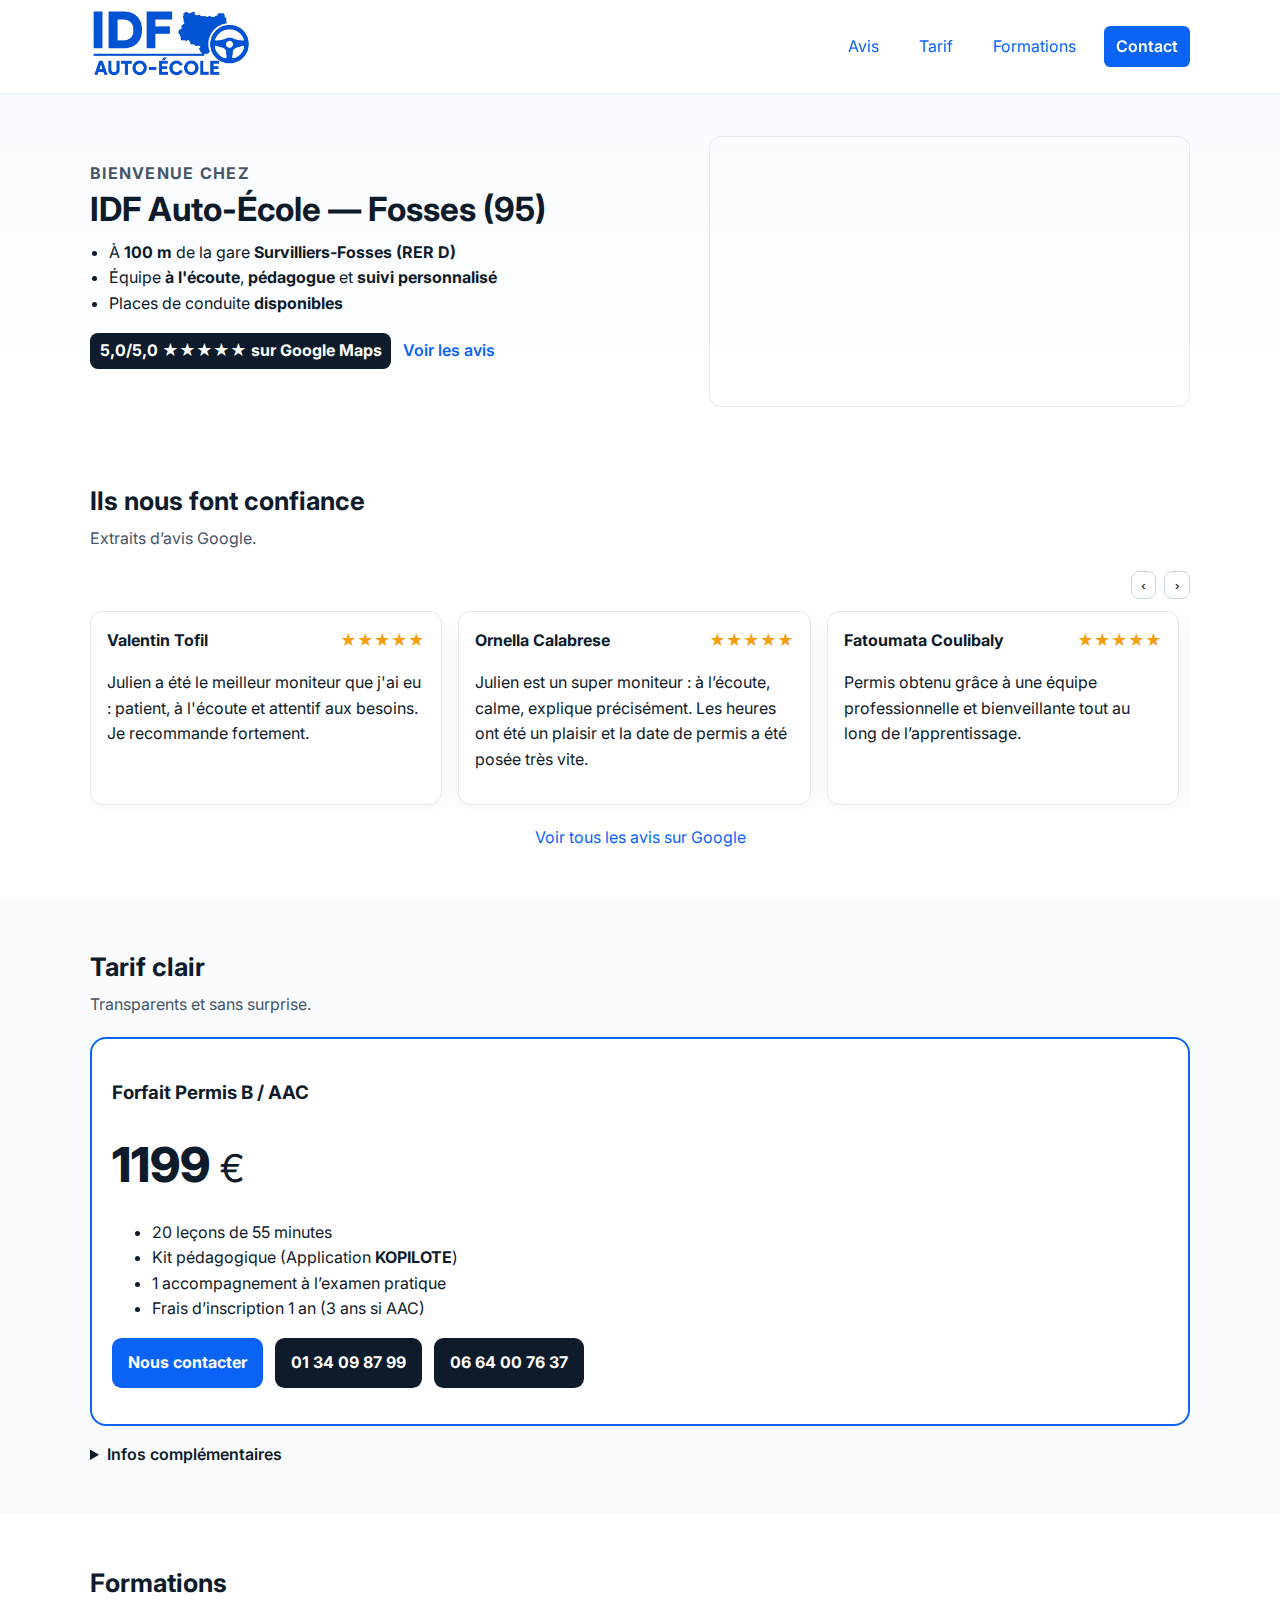
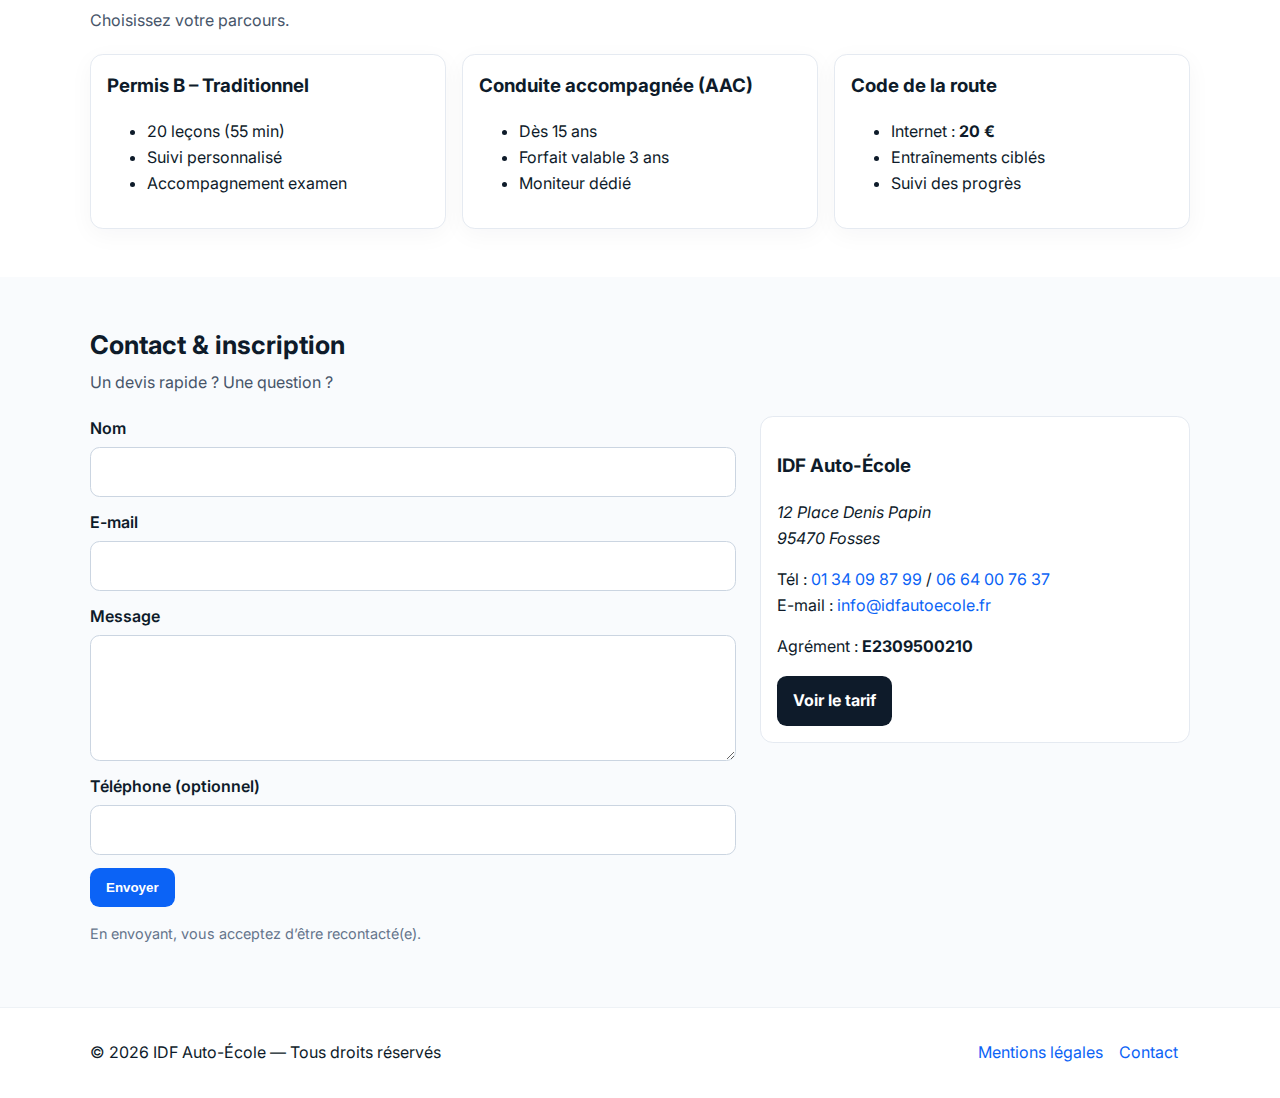
<file: index.html>
<!doctype html>
<html lang="fr">
<head>
  <meta charset="utf-8">
  <meta name="viewport" content="width=device-width, initial-scale=1">
  <title>IDF Auto-École | Permis B & Conduite accompagnée à Fosses (95)</title>
  <meta name="description" content="IDF Auto-École à Fosses (95) : Permis B traditionnel ou AAC, code en ligne, suivi personnalisé. À 100 m de la gare Survilliers-Fosses (RER D).">
  <meta name="format-detection" content="telephone=no">
  <meta property="og:title" content="IDF Auto-École | Permis B & AAC à Fosses (95)">
  <meta property="og:description" content="Forfait permis B ou AAC à 1199 €. Équipe pédagogue, 5★ Google, proche gare Survilliers-Fosses.">
  <meta property="og:type" content="website">
  <meta property="og:locale" content="fr_FR">
  <link rel="icon" href="assets/favicon.svg" type="image/svg+xml">
  <link rel="preconnect" href="https://fonts.gstatic.com" crossorigin>
  <link href="https://fonts.googleapis.com/css2?family=Inter:wght@400;600;700&display=swap" rel="stylesheet">
  <link rel="stylesheet" href="styles.css">
  <script defer src="script.js"></script>

  <!-- Schema.org (DrivingSchool) avec note globale -->
  <script type="application/ld+json">
  {
    "@context": "https://schema.org",
    "@type": "DrivingSchool",
    "name": "IDF Auto-École",
    "image": "assets/cover.jpg",
    "priceRange": "€€",
    "telephone": "+33 6 64 00 76 37",
    "email": "info@idfautoecole.fr",
    "address": {
      "@type": "PostalAddress",
      "streetAddress": "12 Place Denis Papin",
      "addressLocality": "Fosses",
      "postalCode": "95470",
      "addressCountry": "FR"
    },
    "geo": { "@type": "GeoCoordinates", "latitude": 49.0927, "longitude": 2.5156 },
    "url": "https://www.exemple.com",
    "areaServed": "Île-de-France",
    "description": "Permis B traditionnel ou conduite accompagnée (AAC), code en ligne, suivi personnalisé. À ~100 m de la gare Survilliers-Fosses (RER D).",
    "aggregateRating": { "@type": "AggregateRating", "ratingValue": "5.0", "reviewCount": "100" }
  }
  </script>
</head>
<body>
  <a class="skip-link" href="#contenu">Aller au contenu</a>

  <header class="site-header">
    <div class="container header-inner">
      <a class="brand" href="#"><img src="assets/logo2.png" alt="IDF Auto-École" height="40" width="160"></a>
      <nav class="nav" aria-label="Navigation principale">
        <button class="burger" aria-controls="menu" aria-expanded="false" aria-label="Ouvrir le menu">
          <span></span><span></span><span></span>
        </button>
        <ul id="menu" class="menu">
          <li><a href="#avis">Avis</a></li>
          <li><a href="#tarif">Tarif</a></li>
          <li><a href="#offres">Formations</a></li>
          <li><a href="#contact" class="btn btn--sm">Contact</a></li>
        </ul>
      </nav>
    </div>
  </header>

  <main id="contenu">
    <!-- 1) Bienvenue + Points forts + Carte + Prix + Badge 5★ -->
    <section class="hero hero--map-first">
      <div class="container hero-inner">
        <div class="hero-copy">
          <p class="kicker">Bienvenue chez</p>
          <h1>IDF Auto-École — Fosses (95)</h1>
          <ul class="strengths">
            <li>À <strong>100 m</strong> de la gare <strong>Survilliers-Fosses (RER D)</strong></li>
            <li>Équipe <strong>à l'écoute</strong>, <strong>pédagogue</strong> et <strong>suivi personnalisé</strong></li>
            <li>Places de conduite <strong>disponibles</strong></li>
          </ul>

          <div class="trust">
            <div class="stars" aria-label="Note Google 5 étoiles">
              <span>5,0/5,0 ★★★★★ </span> sur Google Maps
            </div>
            <a class="link" href="#avis">Voir les avis</a>
          </div>
        </div>

        <div class="map-wrap hero-map" aria-label="Carte Google Maps">
          <iframe title="Carte : IDF Auto-École" loading="lazy" allowfullscreen
            referrerpolicy="no-referrer-when-downgrade"
            src="https://www.google.com/maps?q=idfautoecole&output=embed">
          </iframe>
        </div>
      </div>
    </section>

    <!-- 2) Avis (carrousel) -->
    <section id="avis" class="section section--tight">
      <div class="container">
        <header class="section-header">
          <h2>Ils nous font confiance</h2>
          <p>Extraits d’avis Google.</p>
        </header>

        <div class="reviews-controls">
          <button class="rev-btn" data-dir="prev" aria-label="Avis précédent">‹</button>
          <button class="rev-btn" data-dir="next" aria-label="Avis suivant">›</button>
        </div>

        <div class="reviews-track" id="reviewsTrack" aria-live="polite">
          <noscript>Activez JavaScript pour afficher les avis.</noscript>
        </div>

        <p class="center">
          <a class="link" id="googleReviewsLink" target="_blank" rel="noopener">Voir tous les avis sur Google</a>
        </p>
      </div>
    </section>

    <!-- 3) Tarif -->
    <section id="tarif" class="section alt">
      <div class="container">
        <header class="section-header">
          <h2>Tarif clair</h2>
          <p>Transparents et sans surprise.</p>
        </header>

        <div class="pricing one">
          <div class="price-card">
            <h3>Forfait Permis B / AAC</h3>
            <p class="price"><span>1199</span> €</p>
            <ul class="list">
              <li>20 leçons de 55 minutes</li>
              <li>Kit pédagogique (Application <strong>KOPILOTE</strong>)</li>
              <li>1 accompagnement à l’examen pratique</li>
              <li>Frais d’inscription 1 an (3 ans si AAC)</li>
            </ul>
            <div class="cta-row">
              <a class="btn" href="#contact">Nous contacter</a>
              <a class="btn btn--secondary" href="tel:+33134098799">01&nbsp;34&nbsp;09&nbsp;87&nbsp;99</a>
              <a class="btn btn--secondary" href="tel:+33664007637">06&nbsp;64&nbsp;00&nbsp;76&nbsp;37</a>
            </div>
          </div>
        </div>

        <details class="details">
          <summary>Infos complémentaires</summary>
          <ul class="list">
            <li>Planning par échange <strong>email / téléphone</strong></li>
            <li>Suivi par le même moniteur jusqu’à l’examen</li>
            <li>Possibilité d’ajouter des heures selon besoins</li>
          </ul>
        </details>
      </div>
    </section>

    <!-- 4) Formations -->
    <section id="offres" class="section">
      <div class="container">
        <header class="section-header">
          <h2>Formations</h2>
          <p>Choisissez votre parcours.</p>
        </header>

        <div class="cards three">
          <article class="card">
            <h3>Permis B – Traditionnel</h3>
            <ul class="list">
              <li>20 leçons (55 min)</li>
              <li>Suivi personnalisé</li>
              <li>Accompagnement examen</li>
            </ul>
          </article>

          <article class="card">
            <h3>Conduite accompagnée (AAC)</h3>
            <ul class="list">
              <li>Dès 15 ans</li>
              <li>Forfait valable 3 ans</li>
              <li>Moniteur dédié</li>
            </ul>
          </article>

          <article class="card">
            <h3>Code de la route</h3>
            <ul class="list">
              <li>Internet : <strong>20 €</strong></li>
              <li>Entraînements ciblés</li>
              <li>Suivi des progrès</li>
            </ul>
          </article>
        </div>
      </div>
    </section>

    <!-- 5) Contact -->
    <section id="contact" class="section alt">
      <div class="container">
        <header class="section-header">
          <h2>Contact & inscription</h2>
          <p>Un devis rapide ? Une question ?</p>
        </header>

        <div class="contact-grid">
          <form class="form" id="contactForm" action="mailto:info@idfautoecole.fr" method="post" enctype="text/plain">
            <div class="field"><label for="nom">Nom</label><input id="nom" name="Nom" type="text" autocomplete="name" required></div>
            <div class="field"><label for="email">E-mail</label><input id="email" name="Email" type="email" autocomplete="email" required></div>
            <div class="field"><label for="message">Message</label><textarea id="message" name="Message" rows="4" required></textarea></div>
            <div class="field"><label for="telephone">Téléphone (optionnel)</label><input id="telephone" name="Téléphone" type="tel" autocomplete="tel"></div>
            <button type="submit" class="btn">Envoyer</button>
            <p class="form-note">En envoyant, vous acceptez d’être recontacté(e).</p>
          </form>

          <div class="contact-card">
            <h3>IDF Auto-École</h3>
            <address>12 Place Denis Papin<br>95470 Fosses</address>
            <p>Tél : <a href="tel:+33134098799">01&nbsp;34&nbsp;09&nbsp;87&nbsp;99</a> / <a href="tel:+33664007637">06&nbsp;64&nbsp;00&nbsp;76&nbsp;37</a><br>
            E-mail : <a href="mailto:info@idfautoecole.fr">info@idfautoecole.fr</a></p>
            <p>Agrément : <strong>E2309500210</strong></p>
            <a class="btn btn--secondary" href="#tarif">Voir le tarif</a>
          </div>
        </div>
      </div>
    </section>
  </main>

  <footer class="site-footer">
    <div class="container footer-inner">
      <p>© <span id="year"></span> IDF Auto-École — Tous droits réservés</p>
      <nav aria-label="Bas de page">
        <a href="mentions-legales.html">Mentions légales</a>
        <a href="#contact">Contact</a>
      </nav>
    </div>
  </footer>
</body>
</html>
</file>
<file: styles.css>
:root {
  --primary: #506909; /* ton nouveau bleu */
  --primary-hover: #5c8000;
}


/* Reset + base */
*{box-sizing:border-box}html,body{margin:0;padding:0}html{scroll-behavior:smooth}
body{font-family:'Inter',system-ui,-apple-system,Segoe UI,Roboto,Arial,sans-serif;color:#0e1b2a;line-height:1.6;background:#fff}
img{max-width:100%;height:auto}
a{color:#0b63f6;text-decoration:none}a:hover{text-decoration:underline}
.container{width:min(1100px,92%);margin:0 auto}
.skip-link{position:absolute;left:-9999px;top:auto;width:1px;height:1px;overflow:hidden}
.skip-link:focus{position:fixed;left:1rem;top:1rem;width:auto;height:auto;background:#ffd43b;color:#0e1b2a;padding:.5rem .75rem;border-radius:.375rem}

/* Header */
.site-header{position:sticky;top:0;z-index:50;background:rgba(255,255,255,.9);backdrop-filter:blur(6px);border-bottom:1px solid #eef2f6}
.header-inner{display:flex;align-items:center;justify-content:space-between;padding:.6rem 0}
.nav .menu{display:flex;gap:1rem;align-items:center;list-style:none;margin:0;padding:0}
.nav .menu a{padding:.5rem .75rem;border-radius:.4rem}.nav .menu a:hover{background:#f2f6ff;text-decoration:none}
.btn{display:inline-block;padding:.75rem 1rem;border-radius:.6rem;background:#0b63f6;color:#fff;font-weight:700;border:0}
.btn:hover{filter:brightness(.95);text-decoration:none}.btn--secondary{background:#0e1b2a}.btn--sm{padding:.5rem .75rem;font-weight:600}

/* Burger (mobile) */
.burger{display:none;background:transparent;border:0;padding:.5rem}
.burger span{display:block;width:24px;height:2px;background:#0e1b2a;margin:5px 0;border-radius:2px}

/* Hero */
.hero{background:linear-gradient(180deg,#f8fbff 0%,#ffffff 100%)}
.hero-inner{display:grid;grid-template-columns:1.1fr .9fr;gap:2rem;padding:2.6rem 0;align-items:center}
.kicker{letter-spacing:.08em;text-transform:uppercase;font-weight:700;color:#475569;margin:0 0 .25rem}
.hero-copy h1{font-size:clamp(2rem,2.6vw,2.8rem);line-height:1.2;margin:.1rem 0 .6rem}
.strengths{margin:.25rem 0 1rem;padding-left:1.2rem}
.lead{font-size:1.08rem;color:#1e2a3a}
.accent{color:#0b63f6}
.trust{display:flex;gap:.75rem;align-items:center;margin:.8rem 0}
.trust .stars{background:#0e1b2a;color:#fff;padding:.35rem .6rem;border-radius:.5rem;font-weight:700}
.trust .link{font-weight:600}
.cta-row{display:flex;gap:.75rem;flex-wrap:wrap;margin:1rem 0}
.map-wrap{position:relative;padding-top:56%;border-radius:.75rem;overflow:hidden;border:1px solid #e5eaf1}
.map-wrap iframe{position:absolute;inset:0;width:100%;height:100%;border:0}
.hero-map{min-height:260px}

/* Sections */
.section{padding:3rem 0}.section--tight{padding:2rem 0}
.section.alt{background:#f9fbfd}
.section-header h2{margin:0 0 .25rem;font-size:1.6rem}
.section-header p{margin:0 0 1.25rem;color:#475569}

/* Avis */
.reviews-controls{display:flex;justify-content:flex-end;gap:.5rem;margin-bottom:.75rem}
.rev-btn{border:1px solid #cbd5e1;background:#fff;border-radius:.5rem;padding:.35rem .6rem;cursor:pointer}
.reviews-track{display:grid;grid-auto-flow:column;grid-auto-columns:calc(33% - .66rem);gap:1rem;overflow-x:auto;scroll-snap-type:x mandatory;padding-bottom:.25rem}
.review-card{border:1px solid #e5eaf1;border-radius:.8rem;background:#fff;padding:1rem;box-shadow:0 6px 24px rgba(2,20,47,.04);scroll-snap-align:start}
.review-head{display:flex;justify-content:space-between;align-items:center;margin-bottom:.5rem}
.review-stars{color:#f59e0b;font-weight:700}.review-author{font-weight:700}
.center{text-align:center}

/* Cards */
.cards{display:grid;gap:1rem}.cards.three{grid-template-columns:repeat(3,1fr)}
.card{border:1px solid #e5eaf1;border-radius:.8rem;padding:1rem;background:#fff;box-shadow:0 6px 24px rgba(2,20,47,.04)}
.card h3{margin-top:0}

/* Pricing */
.pricing{display:grid}
.price-card{border:2px solid #0b63f6;border-radius:1rem;padding:1.25rem;background:#fff}
.price{font-size:2.4rem;margin:.25rem 0 .5rem}.price span{font-size:3rem;font-weight:800}
.muted{color:#64748b}
.details summary{cursor:pointer;font-weight:600;margin-top:1rem}

/* Contact */
.contact-grid{display:grid;grid-template-columns:1.2fr .8fr;gap:1.5rem;align-items:start}
.form .field{display:grid;gap:.35rem;margin-bottom:.8rem}.form label{font-weight:600}
.form input,.form textarea{padding:.7rem .8rem;border:1px solid #cbd5e1;border-radius:.6rem;font:inherit}
.form input:focus,.form textarea:focus{outline:3px solid #bfd6ff;border-color:#0b63f6}
.form-note{font-size:.9rem;color:#64748b}
.contact-card{border:1px solid #e5eaf1;border-radius:.8rem;padding:1rem;background:#fff}

/* Footer */
.site-footer{border-top:1px solid #eef2f6;padding:1rem 0;background:#fff}
.footer-inner{display:flex;align-items:center;justify-content:space-between;gap:1rem;flex-wrap:wrap}
.footer-inner nav a{margin-right:.75rem}

/* Responsive */
@media (max-width:900px){
  .hero-inner{grid-template-columns:1fr}
  .cards.three{grid-template-columns:1fr 1fr}
  .contact-grid{grid-template-columns:1fr}
  .reviews-track{grid-auto-columns:calc(50% - .5rem)}
}
@media (max-width:680px){
  .cards.three{grid-template-columns:1fr}
  .nav .menu{position:fixed;inset:60px 0 auto 0;background:#fff;border-bottom:1px solid #eef2f6;padding:.75rem;display:none;flex-direction:column}
  .burger{display:inline-block}.nav.open .menu{display:flex}
  .reviews-track{grid-auto-columns:100%}
}
</file>
